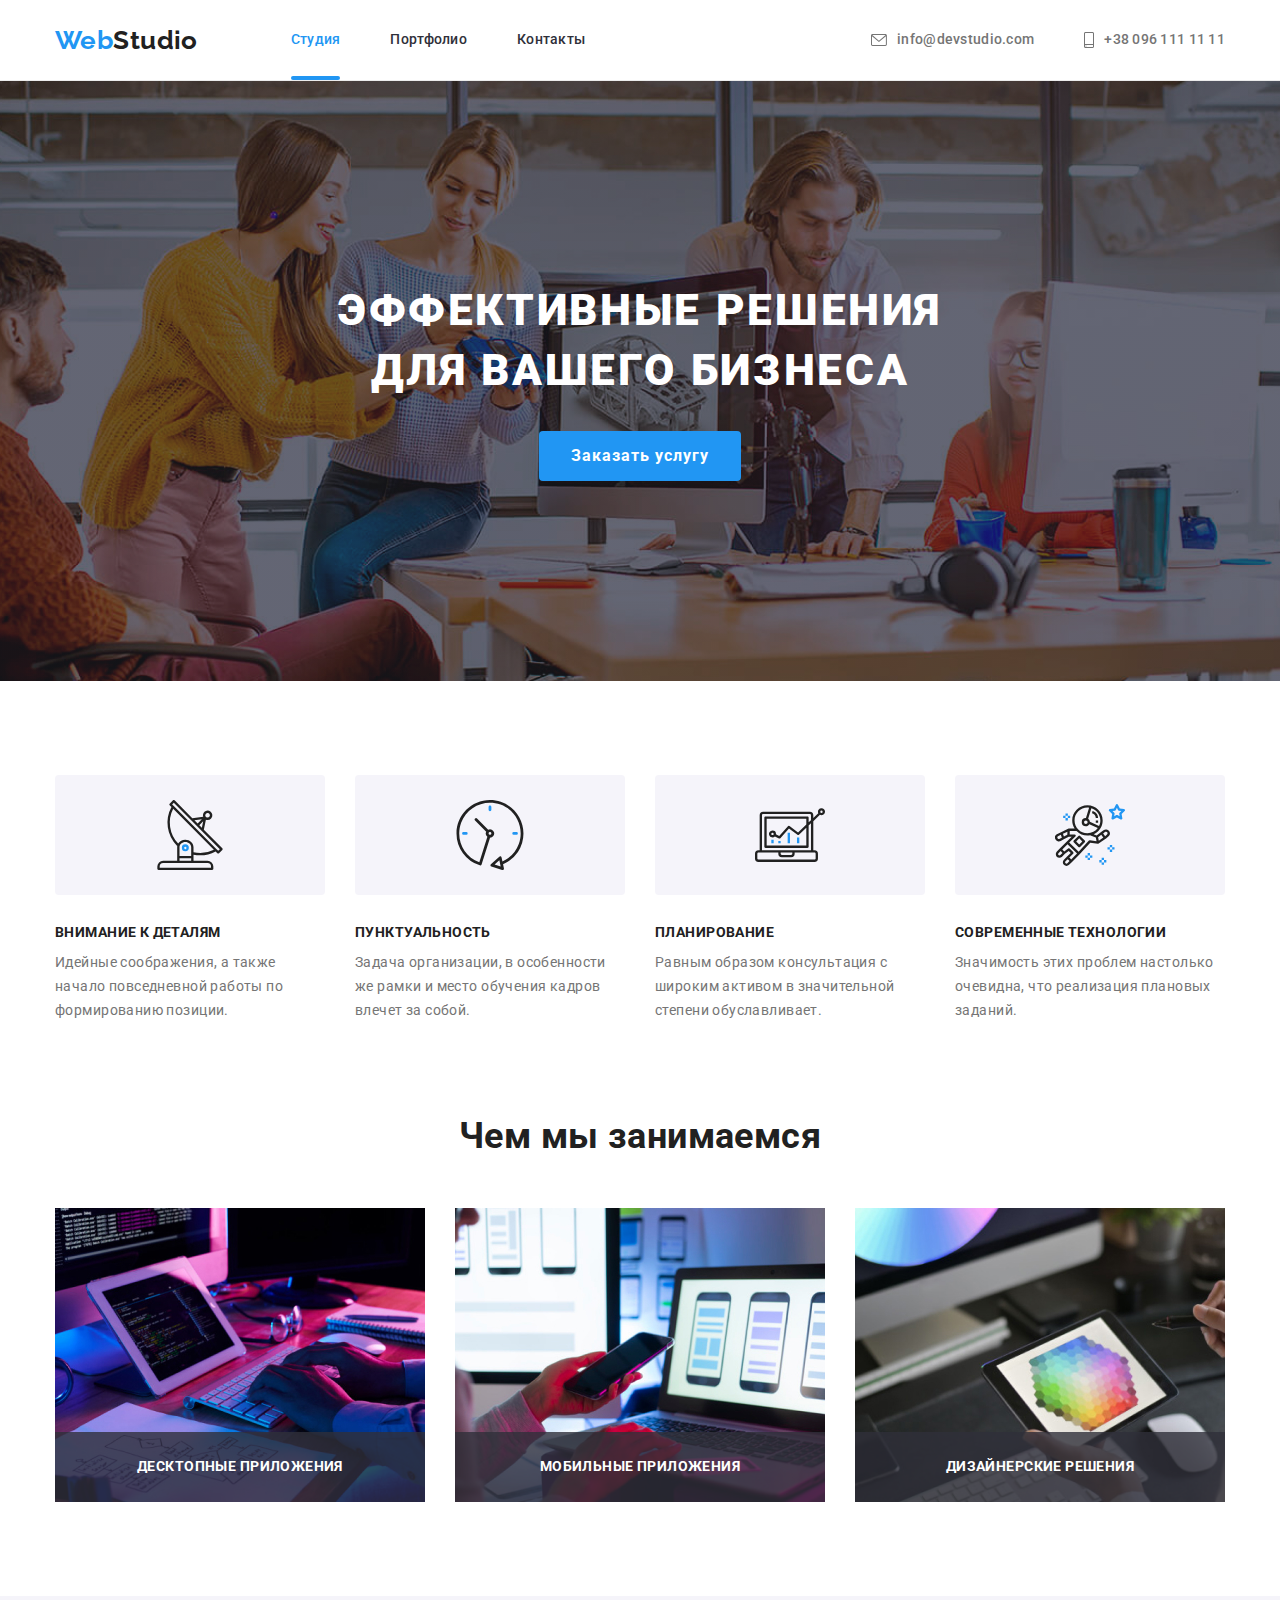
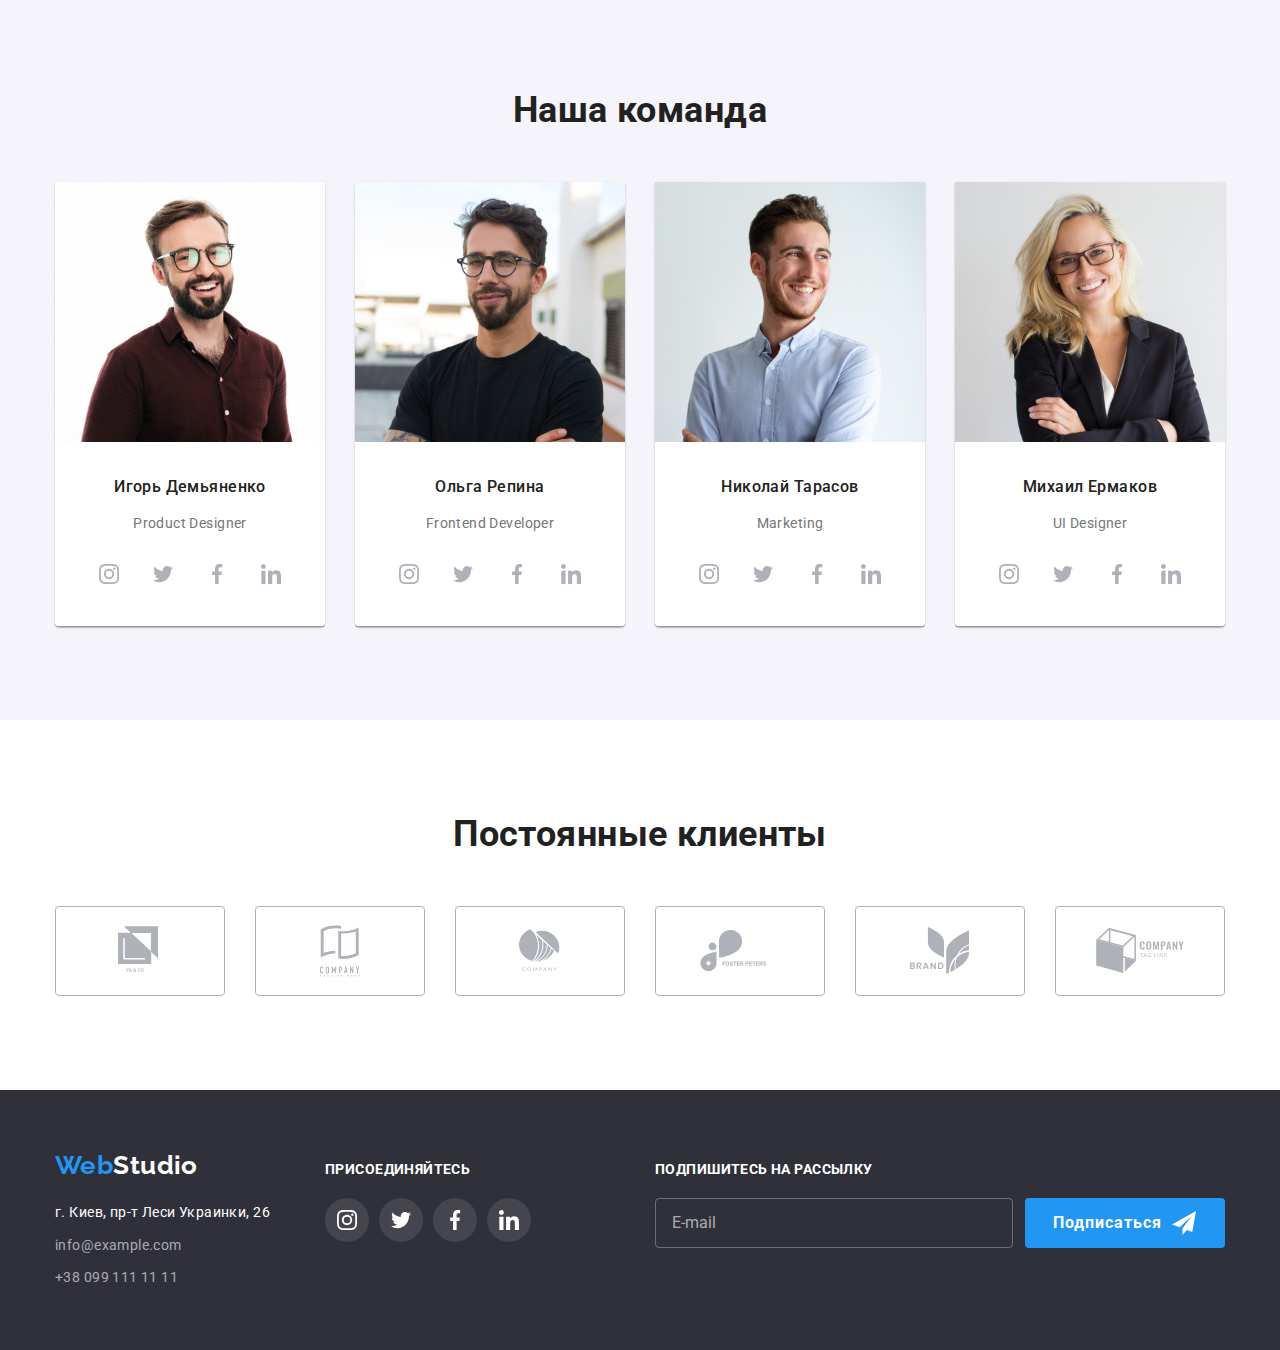
<file: index.html>
<!DOCTYPE html>
<html lang="ru">

<head>
    <meta charset="UTF-8">
    <meta http-equiv="X-UA-Compatible" content="IE=edge">
    <meta name="viewport" content="width=, initial-scale=1.0">
    <title>Document</title>
    <link rel="preconnect" href="https://fonts.gstatic.com">
    <link href="https://fonts.googleapis.com/css2?family=Raleway:wght@700&family=Roboto:wght@400;500;700;900&display=swap"
        rel="stylesheet">
        <link rel="stylesheet" href="https://cdnjs.cloudflare.com/ajax/libs/modern-normalize/1.0.0/modern-normalize.min.css">
        <link rel="stylesheet" href="./css/main.min.css">
</head>

<body>
    <!--Шапка-->
<header class="header">
    <div class="container header__container">
        <a href="./index.html" class="logo header__logo ">
            Web<span class="logo--dark">Studio</span>
        </a>
    <!--Навигация-->
        <nav>
           <ul class="site-nav list">
           <li class="site-nav__item"><a class="site-nav__link current" href="">Студия</a></li>
           <li class="site-nav__item"><a class="site-nav__link" href="./portfolio.html">Портфолио</a></li>
           <li class="site-nav__item"><a class="site-nav__link" href="">Контакты</a></li>
         </ul>
        </nav>

    <!--Контакты-->
    <ul class="contacts-header list">
        <li class="contacts-header__item">
            <a class="contacts-header__link" href="mailto:info@devstudio.com">
                <svg class="icon" width="16" height="12">
                    <use href="./images/icon_hover/sprite.svg#icon-envelope"></use>
                </svg>
                info@devstudio.com
           </a>
        </li>
        <li class="contacts-header__item">
            <a class="contacts-header__link" href="tel:+380961111111">
                <svg class="icon" width="10" height="16">
                    <use href="./images/icon_hover/sprite.svg#icon-smartphone"></use>
                </svg>
                +38 096 111 11 11</a></li>
    </ul>
</div>
</header>

    <!--Уникальный контент-->
<main>
    <!--Герой-->
    <section class="hero">
        <div class="overlay">
         <h1 class="hero__title">Эффективные решения <br /> для вашего бизнеса</h1>
         <button data-modal-open type="button" class="button button--primari">Заказать услугу</button>
        </div>
    </section>
    
    <!--Преимущества-->

<section class="section features">
    <div class="container">
        <h2 class="section-title visually-hidden">Наши преимущества</h2>
        <ul class="features__list list">
        <li class="features__item icon-antenna">
            <h3 class="topic features__topic">Внимание к деталям</h3>
            <p class="features__text">Идейные соображения, а также начало повседневной работы по формированию позиции.</p>
        </li>
        <li class="features__item icon-clock">
            <h3 class="topic features__topic">Пунктуальность</h3>
            <p class="features__text">Задача организации, в особенности же рамки и место обучения кадров влечет за собой.</p>
        </li>
        <li class="features__item icon-diagram">
            <h3 class="topic features__topic">Планирование</h3>
            <p class="features__text">Равным образом консультация с широким активом в значительной степени обуславливает.</p>
        </li>
        <li class="features__item icon-astronaut">
            <h3 class="topic features__topic">Современные технологии</h3>
            <p class="features__text">Значимость этих проблем настолько очевидна, что реализация плановых заданий.</p>
        </li>
    </ul>
    </div>
</section>

    <!--Чем мы занимаемся-->

<section class="work">
    <div class="container">  
    <h2 class="section-title">Чем мы занимаемся</h2>
    <ul class="work__list list">
        <li class="work__item">
            <a class="work__link" href=""><img src="./images/box_1.jpg" alt="Разработкой сайтов" width="370" />
              <div class="work__container">
               <h3 class="topic work__topic">Десктопные приложения</h3>
              </div>
            </a>
        </li>
        <li class="work__item">
            <a class="work__link" href=""><img src="./images/box_2.jpg" alt="Создание приложений" width="370" />
            <div class="work__container">
                <h3 class="topic work__topic">Мобильные приложения</h3>
            </div>
            </a>
        </li>
        <li class="work__item">
            <a class="work__link" href=""><img src="./images/box_3.jpg" alt="Дизайн" width="370" />
            <div class="work__container">
                <h3 class="topic work__topic">Дизайнерские решения</h3>
            </div>
            </a>
        </li>
    </ul>
    </div>
</section>
   
        <!--Наша команда-->
<section class="section team">
    <div class="container">
    <h2 class="section-title">Наша команда</h2>
        <ul class="team__list list" >
        <li class="team__item">
        <img src="./images/foto1.jpg" alt="Игорь Демьяненко" width="270">
            <div class="team__container">
                <h3 class="team__name">Игорь Демьяненко</h3>
                <p>Product Designer</p>
            </div>
            <div class="social-icons__conteiner">
            <ul class="social-icons__list list">
                <li class="social-icons__item">
                    <a class="social-icons__link" href="" target="_blank" rel="noopener noreferrer">
                        <svg class="icon">
                            <use href="./images/icon_hover/sprite.svg#icon-instagram" class=""></use>
                        </svg>
                    </a>
                </li>
                <li class="social-icons__item">
                    <a class="social-icons__link" href="" target="_blank" rel="noopener noreferrer">
                        <svg class="icon">
                            <use href="./images/icon_hover/sprite.svg#icon-twitter" class=""></use>
                        </svg>
                    </a>
                </li>
                <li class="social-icons__item">
                    <a class="social-icons__link" href="" target="_blank" rel="noopener noreferrer">
                        <svg class="icon">
                            <use href="./images/icon_hover/sprite.svg#icon-facebook" class=""></use>
                        </svg>
                    </a>
                </li>
                <li class="social-icons__item">
                    <a class="social-icons__link" href="" target="_blank" rel="noopener noreferrer">
                        <svg class="icon">
                            <use href="./images/icon_hover/sprite.svg#icon-linkedin" class=""></use>
                        </svg>
                    </a>
                </li>
            </ul>
            </div>
    </li>

    <li class="team__item">
        <img src="./images/foto2.jpg" alt="Ольга Репина" width="270">
        <div class="team__container">
        <h3 class="team__name">Ольга Репина</h3>
        <p>Frontend Developer</p>
        </div>
        <div class="social-icons__conteiner">
            <ul class="social-icons__list list">
                <li class="social-icons__item">
                    <a class="social-icons__link" href="" target="_blank" rel="noopener noreferrer">
                        <svg class="icon">
                            <use href="./images/icon_hover/sprite.svg#icon-instagram" class=""></use>
                        </svg>
                    </a>
                </li>
                <li class="social-icons__item">
                    <a class="social-icons__link" href="" target="_blank" rel="noopener noreferrer">
                        <svg class="icon">
                            <use href="./images/icon_hover/sprite.svg#icon-twitter" class=""></use>
                        </svg>
                    </a>
                </li>
                <li class="social-icons__item">
                    <a class="social-icons__link" href="" target="_blank" rel="noopener noreferrer">
                        <svg class="icon">
                            <use href="./images/icon_hover/sprite.svg#icon-facebook" class=""></use>
                        </svg>
                    </a>
                </li>
                <li class="social-icons__item">
                    <a class="social-icons__link" href="" target="_blank" rel="noopener noreferrer">
                        <svg class="icon">
                            <use href="./images/icon_hover/sprite.svg#icon-linkedin" class=""></use>
                        </svg>
                    </a>
                </li>
            </ul>
        </div>
    </li>

    <li class="team__item">
        <img src="./images/foto3.jpg" alt="Николай Тарасов" width="270">
        <div class="team__container">
            <h3 class="team__name">Николай Тарасов</h3>
            <p>Marketing</p>
        </div>
            <div class="social-icons__conteiner">
                <ul class="social-icons__list list">
                    <li class="social-icons__item">
                        <a class="social-icons__link" href="" target="_blank" rel="noopener noreferrer">
                            <svg class="icon">
                                <use href="./images/icon_hover/sprite.svg#icon-instagram" class=""></use>
                            </svg>
                        </a>
                    </li>
                    <li class="social-icons__item">
                        <a class="social-icons__link" href="" target="_blank" rel="noopener noreferrer">
                            <svg class="icon">
                                <use href="./images/icon_hover/sprite.svg#icon-twitter" class=""></use>
                            </svg>
                        </a>
                    </li>
                    <li class="social-icons__item">
                        <a class="social-icons__link" href="" target="_blank" rel="noopener noreferrer">
                            <svg class="icon">
                                <use href="./images/icon_hover/sprite.svg#icon-facebook" class=""></use>
                            </svg>
                        </a>
                    </li>
                    <li class="social-icons__item">
                        <a class="social-icons__link" href="" target="_blank" rel="noopener noreferrer">
                            <svg class="icon">
                                <use href="./images/icon_hover/sprite.svg#icon-linkedin" class=""></use>
                            </svg>
                        </a>
                    </li>
                </ul>
            </div>
    </li>
    
    <li class="team__item">
        <img src="./images/foto4.jpg" alt="Михаил Ермаков" width="270">
        <div class="team__container">
            <h3 class="team__name">Михаил Ермаков</h3>
            <p>UI Designer</p>
        </div>
            <div class="social-icons__conteiner">
                <ul class="social-icons__list list">
                    <li class="social-icons__item">
                        <a class="social-icons__link" href="" target="_blank" rel="noopener noreferrer">
                            <svg class="icon">
                                <use href="./images/icon_hover/sprite.svg#icon-instagram" class=""></use>
                            </svg>
                        </a>
                    </li>
                    <li class="social-icons__item">
                        <a class="social-icons__link" href="" target="_blank" rel="noopener noreferrer">
                            <svg class="icon">
                                <use href="./images/icon_hover/sprite.svg#icon-twitter" class=""></use>
                            </svg>
                        </a>
                    </li>
                    <li class="social-icons__item">
                        <a class="social-icons__link" href="" target="_blank" rel="noopener noreferrer">
                            <svg class="icon">
                                <use href="./images/icon_hover/sprite.svg#icon-facebook" class=""></use>
                            </svg>
                        </a>
                    </li>
                    <li class="social-icons__item">
                        <a class="social-icons__link" href="" target="_blank" rel="noopener noreferrer">
                            <svg class="icon">
                                <use href="./images/icon_hover/sprite.svg#icon-linkedin" class=""></use>
                            </svg>
                        </a>
                    </li>
                </ul>
            </div>
    </li>
    </ul>
    </div>
    </section>

    <!--Постоянные клиенты-->

<section class="section clients">
    <div class="container">
        <h2 class="section-title">Постоянные клиенты</h2>
        <ul class="clients__list list">
            <li class="clients__items">
                <a class="clients__link link" href="" target="_blank" rel="noopener noreferrer">
                <svg class="icon" width="44.27" height="49.23"> 
                    <use href="./images/icon_hover/sprite.svg#icon-logo1"></use>
                </svg>
                </a>
            </li>
            <li class="clients__items">
                <a class="clients__link link" href="" target="_blank" rel="noopener noreferrer">
                    <svg class="icon" width="40" height="52">
                        <use href="./images/icon_hover/sprite.svg#icon-logo2"></use>
                    </svg>
                </a>
            </li>
            <li class="clients__items">
                <a class="clients__link link" href="" target="_blank" rel="noopener noreferrer">
                    <svg class="icon" width="41" height="42.6">
                        <use href="./images/icon_hover/sprite.svg#icon-logo3"></use>
                    </svg>
                </a>
            </li>
            <li class="clients__items">
                <a class="clients__link link" href="" target="_blank" rel="noopener noreferrer">
                    <svg class="icon" width="79.66" height="42.02">
                        <use href="./images/icon_hover/sprite.svg#icon-logo4"></use>
                    </svg>
                </a>
            </li>
            <li class="clients__items">
                <a class="clients__link link" href="" target="_blank" rel="noopener noreferrer">
                    <svg class="icon" width="59" height="47">
                        <use href="./images/icon_hover/sprite.svg#icon-logo5"></use>
                    </svg>
                </a>
            </li>
            <li class="clients__items">
                <a class="clients__link link" href="" target="_blank" rel="noopener noreferrer">
                    <svg class="icon" width="88.48" height="45.44">
                        <use href="./images/icon_hover/sprite.svg#icon-logo6"></use>
                    </svg>
                </a>
            </li>

        </ul>

    </div>
</section>
</main>

    <!--Футер-->
<footer class="footer">
    <div class="container">
        <ul class="footer__list list">
            <li class="footer__item">
                <a href="./index.html" class="footer__logo logo">
                    Web<span class="logo--light">Studio</span>
                </a>
                
                <address class="adress">
                    г. Киев, пр-т Леси Украинки, 26
                </address>
                
                <address class="contacts-footer">
                    <a class="contacts-footer__link" href="mailto:info@example.com">info@example.com</a>
                    <a class="contacts-footer__link" href="tel:+380991111111">+38 099 111 11 11</a>
                </address>
            </li>
            <li class="footer__item">
                <h3 class="topic footer__topic">присоединяйтесь</h3>
                <ul class="footer-icons list">
                    <li class="footer-icons__item">
                        <a class="footer-icons__link" href="" target="_blank" rel="noopener noreferrer">
                            <svg class="icon">
                                <use href="./images/icon_hover/sprite.svg#icon-instagram" class=""></use>
                            </svg>
                        </a>
                    </li>
                    <li class="footer-icons__item">
                        <a class="footer-icons__link" href="" target="_blank" rel="noopener noreferrer">
                            <svg class="icon">
                                <use href="./images/icon_hover/sprite.svg#icon-twitter" class=""></use>
                            </svg>
                        </a>
                    </li>
                    <li class="footer-icons__item">
                        <a class="footer-icons__link" href="" target="_blank" rel="noopener noreferrer">
                            <svg class="icon">
                                <use href="./images/icon_hover/sprite.svg#icon-facebook" class=""></use>
                            </svg>
                        </a>
                    </li>
                    <li class="footer-icons__item">
                        <a class="footer-icons__link" href="" target="_blank" rel="noopener noreferrer">
                            <svg class="icon">
                                <use href="./images/icon_hover/sprite.svg#icon-linkedin" class=""></use>
                            </svg>
                        </a>
                    </li>
                </ul>
            </li>
            <li class="footer__item">
            <h3 class="topic footer__topic">подпишитесь на рассылку</h3>
                <form class="footer-form">
                 <input class="footer-form__input" type="email" name="mail-subscribe" placeholder="E-mail" >
                 <button class="button button--primari button-subscribe" type="submit">Подписаться</button>
                </form>
             </li>
        </ul>
    </div>
</footer>

<!--Модальное окно-->

<div data-modal class="backdrop is-hidden">
    <div class="modal">
        <button class="btn-close"   data-modal-close>
            <svg class="icon-close" width="11" height="11">
                <use href="./images/icon_hover/sprite.svg#icon-Vector-2" class=""></use>
            </svg>
        </button>
     <!--Форма-->
        <div class="modal-form__conteiner">
             <h3 class="modal-form__title">Оставьте свои данные, мы вам перезвоним</h3>
   
            <form class="modal-form">

                <label class="modal-form__field">
                    <span class="modal-form__text">Имя</span>
                    <div class="modal-form__icon-container">
                        <input class="modal-form__input" type="text" name="name" />
                        <svg class="icon-form" width="18" height="18">
                            <use href="./images/icon_hover/sprite.svg#icon-person_form"></use>
                        </svg>
                
                    </div>
                </label>

                <label class="modal-form__field">
                    <span class="modal-form__text">Телефон</span>
                    <div class="modal-form__icon-container">
                        <input class="modal-form__input" type="tel" name="tel" />
                        <svg class="icon-form" width="18" height="18">
                            <use href="./images/icon_hover/sprite.svg#icon-phone_form"></use>
                        </svg>
                    </div>
                </label>

                <label class="modal-form__field" >
                    <span class="modal-form__text">Почта</span>
                    <div class="modal-form__icon-container">
                        <input class="modal-form__input" type="email" name="mail" />
                        <svg class="icon-form" width="18" height="18">
                            <use href="./images/icon_hover/sprite.svg#icon-email_form"></use>
                        </svg>
                        
                    </div>
                </label>
                            
                <div class="modal-form__field">
                    <label for="comment">
                        <span class="modal-form__text">Комментарий</span>
                        </label>
                    <textarea class="modal-form__comment" name="comment" id="comment" rows="8" placeholder="Введите текст"></textarea>
                </div>
                        <!--Чекбокс-->
                <div role="group">
                    <label class="checkbox__label" >
                        <input class="checkbox__input" type="checkbox" />
                        <span class="checkbox"></span>
                        <span class="checkbox__text">Соглашаюсь с рассылкой и принимаю</span> 
                        <a class="checkbox__link" href="">Условия договора</a>
                    </label>
                </div>

                    <button class="button button--primari btn-send" type="submit">Отправить</button>
            </form>
        </div>
    </div>
</div>
<script src="./js/modal.js"></script>
</body>

</html>
</file>
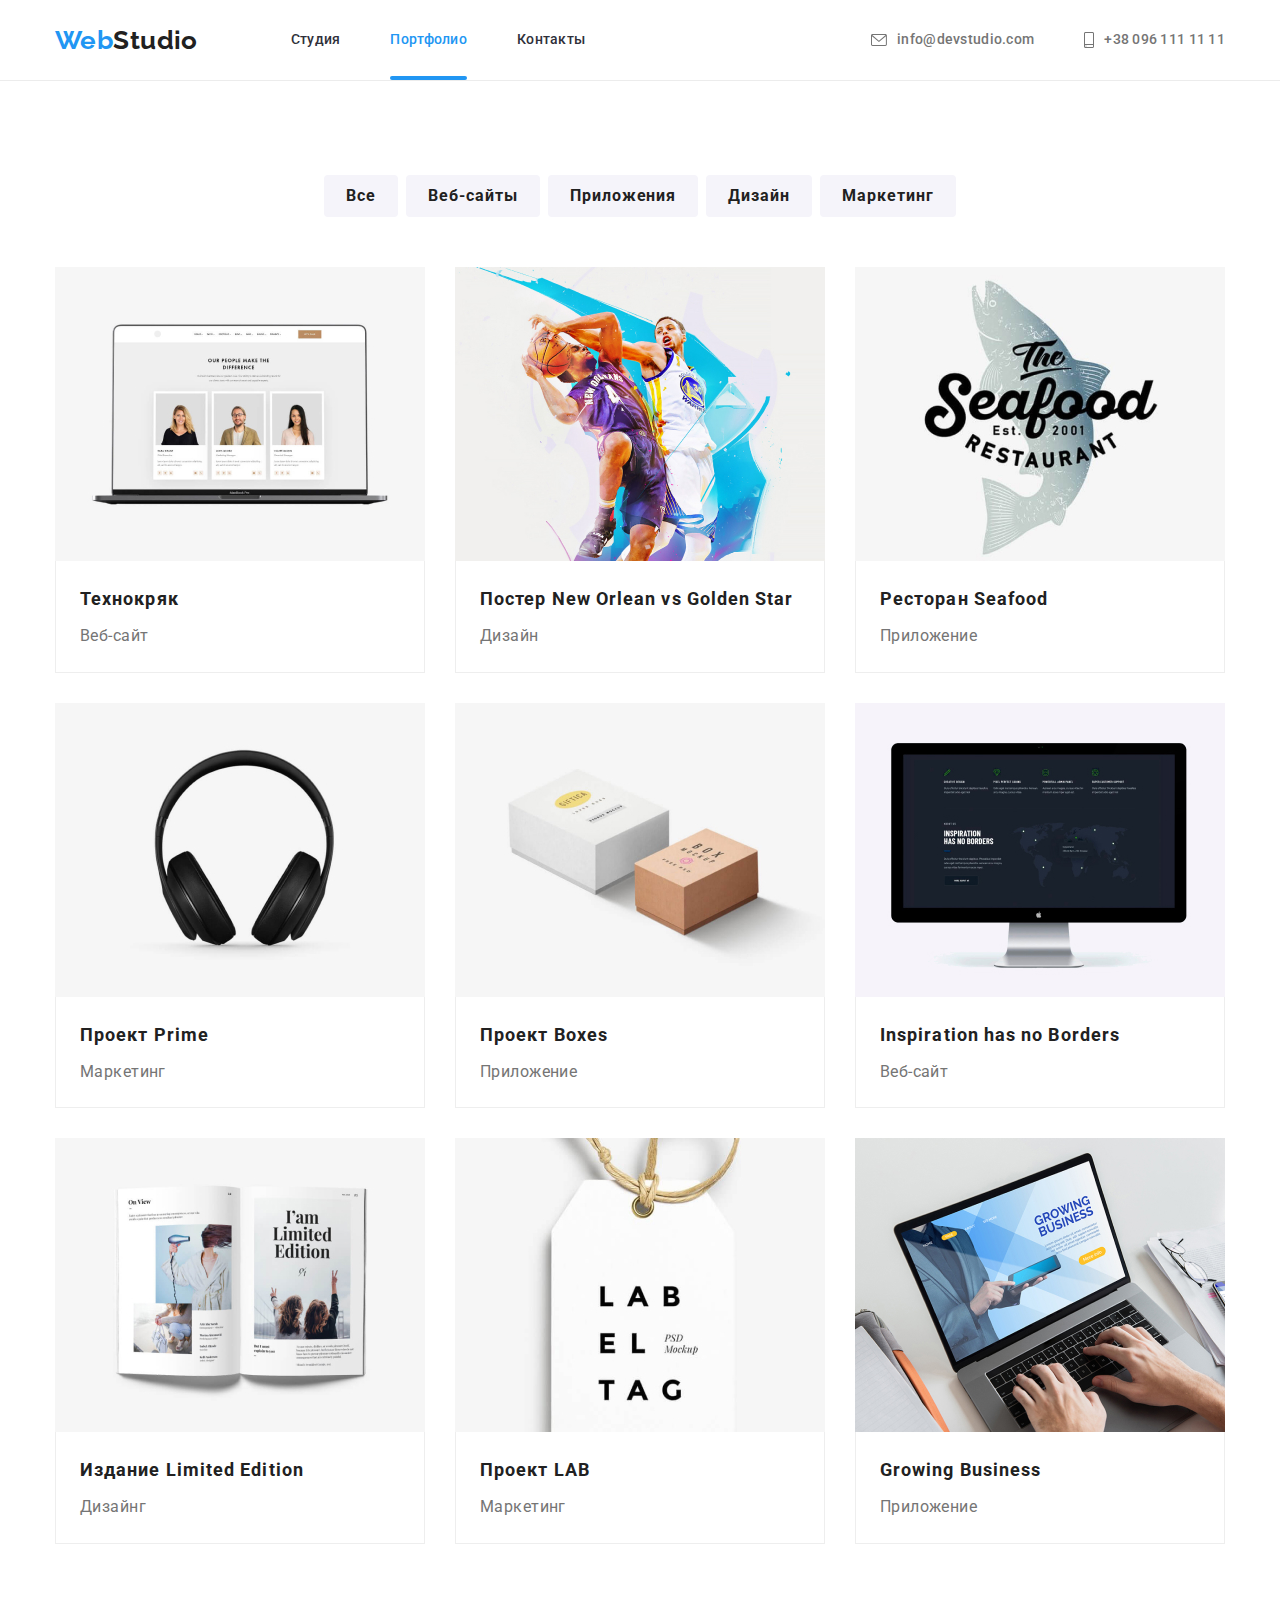
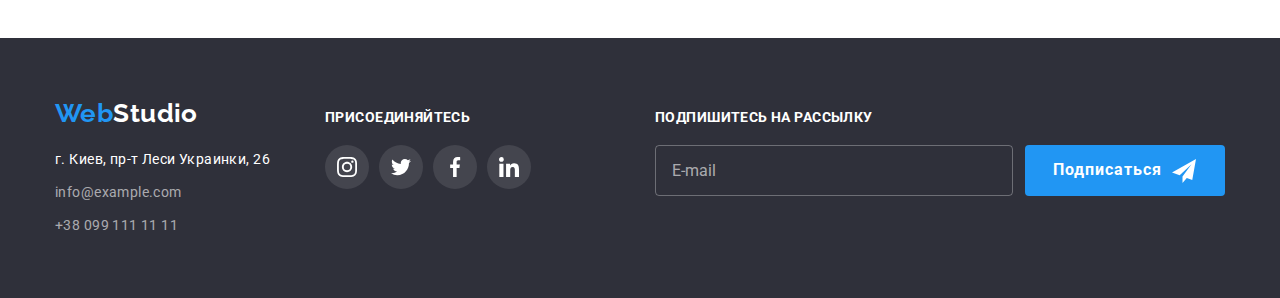
<file: portfolio.html>
<!DOCTYPE html>
<html lang="ru">

<head>
    <meta charset="UTF-8">
    <meta http-equiv="X-UA-Compatible" content="IE=edge">
    <meta name="viewport" content="width=, initial-scale=1.0">
    <title>Document</title>
    <link rel="preconnect" href="https://fonts.gstatic.com">
    <link href="https://fonts.googleapis.com/css2?family=Raleway:wght@700&family=Roboto:wght@400;500;700;900&display=swap"
        rel="stylesheet">
        <link rel="stylesheet" href="https://cdnjs.cloudflare.com/ajax/libs/modern-normalize/1.0.0/modern-normalize.min.css">
        <link rel="stylesheet" href="./css/main.min.css">
</head>

<body>
    <!--Шапка-->
<header class="header">
    <div class="container header__container">
        <a href="./index.html" class="logo header__logo ">
            Web<span class="logo--dark">Studio</span>
        </a>
        <!--Навигация-->
        <nav>
            <ul class="site-nav list">
                <li class="site-nav__item"><a class="site-nav__link" href="./index.html">Студия</a></li>
                <li class="site-nav__item"><a class="site-nav__link current" href="./portfolio.html">Портфолио</a></li>
                <li class="site-nav__item"><a class="site-nav__link" href="">Контакты</a></li>
            </ul>
        </nav>
            <!--Контакты-->
        <ul class="contacts-header list">
            <li class="contacts-header__item">
                <a class="contacts-header__link" href="mailto:info@devstudio.com">
                    <svg class="icon" width="16" height="12">
                        <use href="./images/icon_hover/sprite.svg#icon-envelope"></use>
                    </svg>
                    info@devstudio.com
                </a>
            </li>
            <li class="contacts-header__item">
                <a class="contacts-header__link" href="tel:+380961111111">
                    <svg class="icon" width="10" height="16">
                        <use href="./images/icon_hover/sprite.svg#icon-smartphone"></use>
                    </svg>
                    +38 096 111 11 11</a>
            </li>
        </ul>
</div>
</header>

<!--Уникальный контент-->
<main>
<!--Фильтры-->
<section class="projects">
    <div class="container">
        <h1 class="visually-hidden">Наши проекты</h1>
        <ul class="projects-filter__list list">
            <li class="projects-filter__item"><button class="button button--secondary" type="button">Все</button></li>
            <li class="projects-filter__item"><button class="button button--secondary" type="button">Веб-сайты</button></li>
            <li class="projects-filter__item"><button class="button button--secondary" type="button">Приложения</button></li>
            <li class="projects-filter__item"><button class="button button--secondary" type="button">Дизайн</button></li>
            <li class="projects-filter__item"><button class="button button--secondary" type="button">Маркетинг</button></li>
        </ul>


     <!--Герой-->
        <ul class="projects__list list">
            <li class="projects__item">
                <a class="projects__link" href="">
                    <div class="projects-img">
                      <img src="./images/img1.jpg" alt="Ноутбук" width="370">
                      <div class="projects-img__overlay">
                         <p class="projects-img__overlay-text">Технокряк это современная площадка распространения коронавируса. Компании используют эту платформу для цифрового
                           шпионажа и атак на защищённые сервера конкурентов.</p>
                       </div>
                     </div>
                <div class="projects__description">
                    <h2 class="projects__title">Технокряк</h2>
                    <p class="projects__text">Веб-сайт</p>
                </div>
                </a>
            </li> 
            <li class="projects__item">
                <a class="projects__link" href="">
                    <div class="projects-img">
                <img src="./images/img2.jpg" alt="Баскетболисты" width="370">
                <div class="projects-img__overlay">
                    <p class="projects-img__overlay-text">Технокряк это современная площадка распространения коронавируса. Компании
                        используют эту платформу для цифрового
                        шпионажа и атак на защищённые сервера конкурентов.</p>
                </div>
                </div>
                <div class="projects__description">
                    <h2 class="projects__title">Постер New Orlean vs Golden Star</h2>
                    <p class="projects__text">Дизайн</p>
                </div>
                
                </a>
            </li>
            <li class="projects__item">
                <a class="projects__link" href="">
                    <div class="projects-img">
                <img src="./images/img3.jpg" alt="Эмблема ресторана" width="370">
                <div class="projects-img__overlay">
                    <p class="projects-img__overlay-text">Технокряк это современная площадка распространения коронавируса. Компании
                        используют эту платформу для цифрового
                        шпионажа и атак на защищённые сервера конкурентов.</p>
                </div>
                </div>
                <div class="projects__description">
                    <h2 class="projects__title">Ресторан Seafood</h2>
                    <p class="projects__text">Приложение</p>
                </div>
                </a>
            </li>
            <li class="projects__item">
                <a class="projects__link" href="">
                    <div class="projects-img">
                <img src="./images/img4.jpg" alt="Наушники" width="370">
                <div class="projects-img__overlay">
                    <p class="projects-img__overlay-text">Технокряк это современная площадка распространения коронавируса. Компании
                        используют эту платформу для цифрового
                        шпионажа и атак на защищённые сервера конкурентов.</p>
                </div>
                </div>
                <div class="projects__description">
                    <h2 class="projects__title">Проект Prime</h2>
                    <p class="projects__text">Маркетинг</p>
                </div>
                </a>
            </li>

            <li class="projects__item">
                <a class="projects__link" href="">
                    <div class="projects-img">
                <img src="./images/img5.jpg" alt="Коробки" width="370">
                <div class="projects-img__overlay">
                    <p class="projects-img__overlay-text">Технокряк это современная площадка распространения коронавируса. Компании
                        используют эту платформу для цифрового
                        шпионажа и атак на защищённые сервера конкурентов.</p>
                </div>
                </div>
                <div class="projects__description">
                    <h2 class="projects__title">Проект Boxes</h2>
                    <p class="projects__text">Приложение</p>
                </div>
                </a>
            </li>

            <li class="projects__item">
                <a class="projects__link" href="">
                    <div class="projects-img">
                <img src="./images/img6.jpg" alt="Компьютер" width="370">
                <div class="projects-img__overlay">
                    <p class="projects-img__overlay-text">Технокряк это современная площадка распространения коронавируса. Компании
                        используют эту платформу для цифрового
                        шпионажа и атак на защищённые сервера конкурентов.</p>
                </div>
                </div>
                <div class="projects__description">
                    <h2 class="projects__title">Inspiration has no Borders</h2>
                    <p class="projects__text">Веб-сайт</p>
                </div>
                </a>
            </li>
            <li class="projects__item">
                <a class="projects__link" href="">
                    <div class="projects-img">
                <img src="./images/img7.jpg" alt="Журнал" width="370">
                <div class="projects-img__overlay">
                    <p class="projects-img__overlay-text">Технокряк это современная площадка распространения коронавируса. Компании
                        используют эту платформу для цифрового
                        шпионажа и атак на защищённые сервера конкурентов.</p>
                </div>
                </div>
                <div class="projects__description">
                    <h2 class="projects__title">Издание Limited Edition</h2>
                    <p class="projects__text">Дизайнг</p>
                </div>
                </a>
            </li>
            <li class="projects__item">
                <a class="projects__link" href="">
                    <div class="projects-img">
                <img src="./images/img8.jpg" alt="Бирка" width="370">
                <div class="projects-img__overlay">
                    <p class="projects-img__overlay-text">Технокряк это современная площадка распространения коронавируса. Компании
                        используют эту платформу для цифрового
                        шпионажа и атак на защищённые сервера конкурентов.</p>
                </div>
                </div>
                <div class="projects__description">
                    <h2 class="projects__title">Проект LAB</h2>
                    <p class="projects__text">Маркетинг</p>
                </div>
                </a>
            </li>
            <li class="projects__item">
                <a class="projects__link" href="">
                    <div class="projects-img">
                <img src="./images/img9.jpg" alt="Ноутбук" width="370">
                <div class="projects-img__overlay">
                    <p class="projects-img__overlay-text">Технокряк это современная площадка распространения коронавируса. Компании
                        используют эту платформу для цифрового
                        шпионажа и атак на защищённые сервера конкурентов.</p>
                </div>
                </div>
                <div class="projects__description">
                    <h2 class="projects__title">Growing Business</h2>
                    <p class="projects__text">Приложение</p>
                </div>
                </a>
            </li>
        </ul>
</div>
</section>
</main>

    <!--Футер-->
<footer class="footer">
    <div class="container">
        <ul class="footer__list list">
            <li class="footer__item">
                <a href="./index.html" class="footer__logo logo">
                    Web<span class="logo--light">Studio</span>
                </a>

                <address class="adress">
                    г. Киев, пр-т Леси Украинки, 26
                </address>

                <address class="contacts-footer">
                    <a class="contacts-footer__link" href="mailto:info@example.com">info@example.com</a>
                    <a class="contacts-footer__link" href="tel:+380991111111">+38 099 111 11 11</a>
                </address>
            </li>
            <li class="footer__item">
                <h3 class="topic footer__topic">присоединяйтесь</h3>
                <ul class="footer-icons list">
                    <li class="footer-icons__item">
                        <a class="footer-icons__link" href="" target="_blank" rel="noopener noreferrer">
                            <svg class="icon">
                                <use href="./images/icon_hover/sprite.svg#icon-instagram" class=""></use>
                            </svg>
                        </a>
                    </li>
                    <li class="footer-icons__item">
                        <a class="footer-icons__link" href="" target="_blank" rel="noopener noreferrer">
                            <svg class="icon">
                                <use href="./images/icon_hover/sprite.svg#icon-twitter" class=""></use>
                            </svg>
                        </a>
                    </li>
                    <li class="footer-icons__item">
                        <a class="footer-icons__link" href="" target="_blank" rel="noopener noreferrer">
                            <svg class="icon">
                                <use href="./images/icon_hover/sprite.svg#icon-facebook" class=""></use>
                            </svg>
                        </a>
                    </li>
                    <li class="footer-icons__item">
                        <a class="footer-icons__link" href="" target="_blank" rel="noopener noreferrer">
                            <svg class="icon">
                                <use href="./images/icon_hover/sprite.svg#icon-linkedin" class=""></use>
                            </svg>
                        </a>
                    </li>
                </ul>
            </li>
            <li class="footer__item">
                <h3 class="topic footer__topic">подпишитесь на рассылку</h3>
                <form class="footer-form">
                    <input class="footer-form__input" type="email" name="mail-subscribe" placeholder="E-mail">
                    <button class="button button--primari button-subscribe" type="submit">Подписаться</button>
                </form>
            </li>
        </ul>
    </div>
</footer>
</body>

</html>
</file>
<file: css/main.min.css>
:root{--primari-text-color: #757575;--title-text-color: #212121;--accent-text-color: #ffffff;--accent-color: #2196f3;--accent-bg-color: #2f303a;--header-bg: #ffffff;--main-bg-color: #e5e5e5;--secondary-btn-bg: #f5f4fa;--accent-primari-btn-bg: #188ce8;--header-border: #ececec;--projects-description-border: #eeeeee;--icon-color: #afb1b8;--card-set-gap: 30px}html{box-sizing:border-box}*,*::after,*::before{box-sizing:inherit}.list{list-style:none;margin:0px;padding:0px}body{font-family:Roboto, sans-serif;font-size:14px;line-height:1.7;color:var(--primari-text-color);letter-spacing:0.03em}h1,h2,h3,h4,h5,h6,p{margin:0px}img{display:block;max-width:100%;height:auto}.visually-hidden{position:absolute !important;clip:rect(1px 1px 1px 1px);clip:rect(1px, 1px, 1px, 1px);padding:0 !important;border:0 !important;height:1px !important;width:1px !important;overflow:hidden}.container{width:1200px;margin-left:auto;margin-right:auto;padding-left:15px;padding-right:15px}.logo{font-family:Raleway, cursive;font-weight:bold;font-size:26px;line-height:1.19;color:var(--accent-color);text-decoration:none}.logo--dark{color:var(--title-text-color)}.logo--light{color:var(--accent-text-color)}.button{display:inline-block;border-radius:4px;border:0px;font-weight:bold;font-size:16px;line-height:1.9;letter-spacing:0.06em;font-family:inherit;cursor:pointer}.button--secondary{color:var(--title-text-color);background:var(--secondary-btn-bg);padding:6px 22px 6px 22px;min-width:73px;transition:background-color 250ms cubic-bezier(0.4, 0, 0.2, 1),color 250ms cubic-bezier(0.4, 0, 0.2, 1),box-shadow 250ms cubic-bezier(0.4, 0, 0.2, 1)}.button--secondary:hover,.button--secondary:focus{color:var(--accent-text-color);background:var(--accent-color);box-shadow:0px 3px 1px rgba(0,0,0,0.1),0px 1px 2px rgba(0,0,0,0.08),0px 2px 2px rgba(0,0,0,0.12)}.button--primari{color:var(--accent-text-color);background:var(--accent-color);padding:10px 32px 10px 32px;min-width:200px;transition:background-color 250ms cubic-bezier(0.4, 0, 0.2, 1)}.button--primari:hover,.button--primari:focus{background:var(--accent-primari-btn-bg)}.button-subscribe{display:inline-flex;align-items:center;padding:10px 28px}.button-subscribe::after{top:0px;right:0px;margin-left:10px;content:'';display:inline-block;width:24px;height:24px;background-image:url(../images/icon_form/send.svg)}.btn-close{position:absolute;display:block;top:0px;right:0px;margin-top:8px;margin-right:8px;width:30px;height:30px;border-radius:50%;border:1px solid rgba(0,0,0,0.1);padding:8px}.btn-close:hover .icon-close,.btn-close:focus .icon-close{fill:var(--accent-color)}.icon-close{margin:0px;padding:0px;min-width:11px;min-height:11px;fill:var(--title-text-color);transition:fill 250ms cubic-bezier(0.4, 0, 0.2, 1)}.btn-send{display:block;margin-right:auto;margin-left:auto;padding:10px 55px 10px 55px;min-width:200px;box-shadow:0px 4px 4px rgba(0,0,0,0.15)}.header{background:var(--header-bg);border-bottom:1px solid var(--header-border)}.header__container{display:flex;align-items:center}.header__logo{margin-right:93px}.site-nav{display:flex}.site-nav__item:not(:last-child){margin-right:50px}.site-nav__link{display:block;padding-top:32px;padding-bottom:32px;font-weight:500;font-size:14px;line-height:1.14;letter-spacing:0.02em;color:var(--accent-bg-color);text-decoration:none;transition:color 250ms cubic-bezier(0.4, 0, 0.2, 1)}.site-nav__link:hover,.site-nav__link:focus{color:var(--accent-color)}.site-nav__link.current{color:var(--accent-color)}.site-nav__item{position:relative}.site-nav__link.current::after{position:absolute;right:0px;bottom:0px;display:block;content:'';width:100%;height:4px;background:var(--accent-color);border-radius:2px}.contacts-header{display:flex;margin-left:auto;align-items:center}.contacts-header__item:not(:last-child){margin-right:50px}.contacts-header__link{display:flex;padding-top:32px;padding-bottom:32px;font-weight:500;font-size:14px;line-height:1.14;letter-spacing:0.02em;color:var(--primari-text-color);text-decoration:none;align-items:center;transition:color 250ms cubic-bezier(0.4, 0, 0.2, 1)}.contacts-header__link:hover,.contacts-header__link:focus{color:var(--accent-color)}.contacts-header .icon{fill:currentColor;margin-right:10px}.section-title{font-weight:bold;font-size:36px;line-height:1.16;text-align:center;color:var(--title-text-color);margin-bottom:50px}.topic{font-weight:bold;font-size:14px;line-height:1.14;text-transform:uppercase;color:var(--accent-text-color)}.hero{color:var(--accent-text-color);text-align:center}.overlay{padding-top:200px;padding-bottom:200px;height:600px;max-width:1600px;margin-left:auto;margin-right:auto;background-size:cover;background-image:linear-gradient(to right, rgba(47,48,58,0.4), rgba(47,48,58,0.4)),url(../images/img_hero.jpg);background-color:#c4c4c4;background-repeat:no-repeat;background-position:center}.hero__title{margin-top:0px;margin-bottom:30px;font-weight:900;font-size:44px;line-height:1.36;letter-spacing:0.06em;text-transform:uppercase}.features{padding-top:94px}.features__topic{color:var(--title-text-color);margin-bottom:10px}.features__list{display:flex;flex-wrap:wrap;margin:0px;padding:0px;margin-top:-30px;margin-left:-30px}.features__item{margin-top:30px;margin-left:30px;flex-basis:calc((100% - 30px * 4) / 4)}.features__item::before{display:block;margin-bottom:30px;border-radius:4px;content:'';height:120px;background:var(--secondary-btn-bg);background-repeat:no-repeat;background-position:center}.icon-antenna::before{background-image:url(../images/icon/antenna.svg)}.icon-clock::before{background-image:url(../images/icon/clock.svg)}.icon-diagram::before{background-image:url(../images/icon/diagram.svg)}.icon-astronaut::before{background-image:url(../images/icon/astronaut.svg)}.work{padding-top:94px;padding-bottom:94px}.work__list{display:flex;flex-wrap:wrap;margin:0px;padding:0px;margin-top:-30px;margin-left:-30px}.work__item{flex-basis:calc((100% - 30px * 3) / 3);margin-top:30px;margin-left:30px}.work__link{position:relative;display:block;text-decoration:none}.work__container{position:absolute;left:0px;bottom:0px;display:block;margin-right:auto;margin-left:auto;width:100%;height:auto;padding-top:27px;padding-bottom:27px;align-items:center;background:rgba(47,48,58,0.8)}.work__topic{text-align:center}.team{background:var(--secondary-btn-bg);padding-top:94px;padding-bottom:94px}.team__container{padding-top:30px;padding-bottom:16px;background:var(--header-bg)}.team__list{display:flex;flex-wrap:wrap;margin:0px;padding:0px;margin-top:-30px;margin-left:-30px}.team__item{flex-basis:calc((100% - 30px * 4) / 4);margin-top:30px;margin-left:30px;text-align:center;border-radius:0px 0px 4px 4px;overflow:hidden;box-shadow:0px 1px 3px rgba(0,0,0,0.12),0px 1px 1px rgba(0,0,0,0.14),0px 2px 1px rgba(0,0,0,0.2)}.team__name{margin-bottom:10px;font-weight:500;font-size:16px;line-height:1.9;color:var(--title-text-color)}.social-icons__conteiner{background:var(--header-bg);padding-bottom:30px}.social-icons__list{display:inline-flex;background:var(--header-bg)}.social-icons__list .icon{width:20px;height:20px;fill:var(--icon-color);transition:fill 250ms cubic-bezier(0.4, 0, 0.2, 1)}.social-icons__item:not(:last-child){margin-right:10px}.social-icons__link{display:flex;justify-content:center;align-items:center;width:44px;height:44px;border-radius:50%;transition:background-color 250ms cubic-bezier(0.4, 0, 0.2, 1)}.social-icons__link:hover,.social-icons__link:focus{background:var(--accent-color)}.social-icons__link:hover .icon,.social-icons__link:focus .icon{fill:var(--accent-text-color)}.clients{padding-top:94px;padding-bottom:94px}.clients__list{display:flex;flex-wrap:wrap;margin:0px;padding:0px;margin-top:calc(-1 * var(--card-set-gap));margin-left:calc(-1 * var(--card-set-gap))}.clients__items{flex-basis:calc((100% - var(--card-set-gap) * 6) / 6);margin-top:var(--card-set-gap);margin-left:var(--card-set-gap)}.clients__link{display:flex;height:90px;justify-content:center;align-items:center;border:1px solid var(--icon-color);border-radius:4px;transition:border 250ms cubic-bezier(0.4, 0, 0.2, 1)}.clients__link:hover,.clients__link:focus{border:1px solid var(--accent-color)}.clients__link:hover .icon,.clients__link:focus .icon{fill:var(--accent-color)}.clients__link .icon{fill:var(--icon-color);transition:fill 250ms cubic-bezier(0.4, 0, 0.2, 1)}.footer{background:var(--accent-bg-color);padding-top:60px;padding-bottom:60px}.footer__list{display:flex;flex-wrap:wrap;margin:0px;padding:0px;align-items:baseline}.footer__item{flex-basis:calc((50% - 45px) / 2);text-align:left}.footer__item:last-child{flex-basis:calc(50% - 15px);justify-content:right;margin-left:auto}.footer__topic{margin-bottom:20px}.footer__logo{display:block;margin-bottom:20px}.adress{margin-bottom:9px;font-size:14px;line-height:1.7;color:var(--accent-text-color);font-style:normal}.contacts-footer__link{display:block;font-size:14px;line-height:1.7;color:rgba(255,255,255,0.6);text-decoration:none;font-style:normal;transition:color 250ms cubic-bezier(0.4, 0, 0.2, 1)}.contacts-footer__link:hover,.contacts-footer__link:focus{color:var(--accent-color)}.contacts-footer__link:not(:last-child){margin-bottom:9px}.footer-icons{display:inline-flex}.footer-icons__item:not(:last-child){margin-right:10px}.footer-icons__link .icon{width:20px;height:20px;fill:var(--accent-text-color)}.footer-icons__link{display:flex;justify-content:center;align-items:center;width:44px;height:44px;border-radius:50%;background:rgba(255,255,255,0.1);transition:background-color 250ms cubic-bezier(0.4, 0, 0.2, 1)}.footer-icons__link:hover,.footer-icons__link:focus{background:var(--accent-color)}.footer-form{display:flex;flex-wrap:nowrap;justify-content:flex-end;text-align:right}.footer-form__input{width:100%;padding-top:15px;padding-bottom:15px;padding-left:16px;margin-right:12px;background-color:transparent;border:1px solid rgba(255,255,255,0.3);border-radius:4px}.footer-form__input::placeholder{font-size:16px;line-height:1.25;align-items:center;color:rgba(255,255,255,0.6)}.projects{padding-top:94px;padding-bottom:94px}.projects-filter__list{display:flex;justify-content:center;margin-bottom:50px}.projects-filter__item:not(:last-child){margin-right:8px}.projects__list{display:flex;flex-wrap:wrap;margin:0px;padding:0px;margin-left:calc(-1 * var(--card-set-gap));margin-top:calc(-1 * var(--card-set-gap))}.projects__item{flex-basis:calc((100% - var(--card-set-gap) * 3) / 3);margin-left:var(--card-set-gap);margin-top:var(--card-set-gap)}.projects__link{display:block;text-decoration:none;transition:box-shadow 250ms cubic-bezier(0.4, 0, 0.2, 1)}.projects__link:hover,.projects__link:focus{box-shadow:0px 1px 1px rgba(0,0,0,0.12),0px 4px 4px rgba(0,0,0,0.06),1px 4px 6px rgba(0,0,0,0.16)}.projects__link:hover .projects-img__overlay,.projects__link:focus .projects-img__overlay{opacity:1;transform:translateY(-100%)}.projects-img{position:relative;overflow:hidden}.projects-img__overlay{position:absolute;height:100%;transform:translateY(0);padding:63px 24px;background:rgba(33,150,243,0.9);opacity:0;transition:opacity 250ms cubic-bezier(0.4, 0, 0.2, 1),transform 250ms cubic-bezier(0.4, 0, 0.2, 1)}.projects-img__overlay-text{font-size:18px;line-height:1.55;color:var(--accent-text-color)}.projects__description{padding:20px 24px 20px 24px;border-right:1px solid var(--projects-description-border);border-bottom:1px solid var(--projects-description-border);border-left:1px solid var(--projects-description-border);background:var(--header-bg)}.projects__title{margin-bottom:4px;font-weight:bold;font-size:18px;line-height:2;letter-spacing:0.06em;color:var(--title-text-color)}.projects__text{font-size:16px;line-height:1.9;color:var(--primari-text-color)}.backdrop{position:fixed;z-index:150;top:0px;left:0px;width:100%;height:100%;background:rgba(0,0,0,0.2);opacity:1;transition:opacity 350ms cubic-bezier(0.4, 0, 0.2, 1)}.backdrop.is-hidden{visibility:hidden;opacity:0;pointer-events:none}.backdrop.is-hidden .modal{transform:translate(-50%, -50%) scale(0.8);opacity:0}.modal{position:absolute;top:50%;left:50%;min-width:528px;min-height:581px;background:var(--header-bg);box-shadow:0px 1px 3px rgba(0,0,0,0.12),0px 1px 1px rgba(0,0,0,0.14),0px 2px 1px rgba(0,0,0,0.2);border-radius:4px;transform:translate(-50%, -50%) scale(1);opacity:1;visibility:visible;transition:transform 350ms cubic-bezier(0.4, 0, 0.2, 1),opacity 350ms cubic-bezier(0.4, 0, 0.2, 1)}.modal-form__conteiner{padding:40px;margin-left:auto;margin-right:auto}.modal-form__title{margin-bottom:12px;padding:0px;font-family:Roboto;font-weight:bold;font-size:20px;line-height:1.15;text-align:center;letter-spacing:0.03em;color:var(--title-text-color)}.modal-form__field{display:flex;flex-direction:column}.modal-form__text{margin-bottom:4px;font-size:12px;line-height:1.17;letter-spacing:0.01em}.modal-form__icon-container{position:relative}.icon-form{position:absolute;display:block;top:11px;left:12px;width:18px;height:18px;transition:fill 250ms cubic-bezier(0.4, 0, 0.2, 1)}.modal-form__input{display:block;padding-top:11px;padding-bottom:11px;padding-left:42px;margin-bottom:10px;width:100%;height:100%;align-items:center;border:1px solid rgba(33,33,33,0.2);border-radius:4px;transition:border 250ms cubic-bezier(0.4, 0, 0.2, 1),outline 250ms cubic-bezier(0.4, 0, 0.2, 1)}.modal-form__input:focus{border:1px solid var(--accent-color);outline:1px solid var(--accent-color)}.modal-form__input:focus+.icon-form{fill:var(--accent-color)}.modal-form__comment{padding:12px 16px;margin-bottom:20px;font-size:12px;line-height:1.17;letter-spacing:0.01em;color:rgba(117,117,117,0.5);border:1px solid rgba(33,33,33,0.2);border-radius:4px;resize:none;transition:border 250ms cubic-bezier(0.4, 0, 0.2, 1),outline 250ms cubic-bezier(0.4, 0, 0.2, 1)}.modal-form__comment:focus{border:1px solid var(--accent-color);outline:1px solid var(--accent-color)}.checkbox__label{position:relative;display:inline-block;align-items:center;text-align:center;margin-bottom:30px}.checkbox{position:absolute;display:inline-block;left:12px;top:5px;width:16px;height:15px;background-image:url(../images/icon_form/checkoff.svg)}.checkbox__input{position:absolute !important;clip:rect(1px 1px 1px 1px);clip:rect(1px, 1px, 1px, 1px);padding:0 !important;border:0 !important;height:1px !important;width:1px !important;overflow:hidden}.checkbox__input:checked+.checkbox{background-image:url(../images/icon_form/checkon.svg);fill:#ffffff;background-color:var(--accent-color)}.checkbox__text{padding-left:36px;font-size:14px;line-height:1.7}.checkbox__link{font-size:14px;line-height:1.7;color:var(--accent-color)}
/*# sourceMappingURL=main.min.css.map */
</file>
